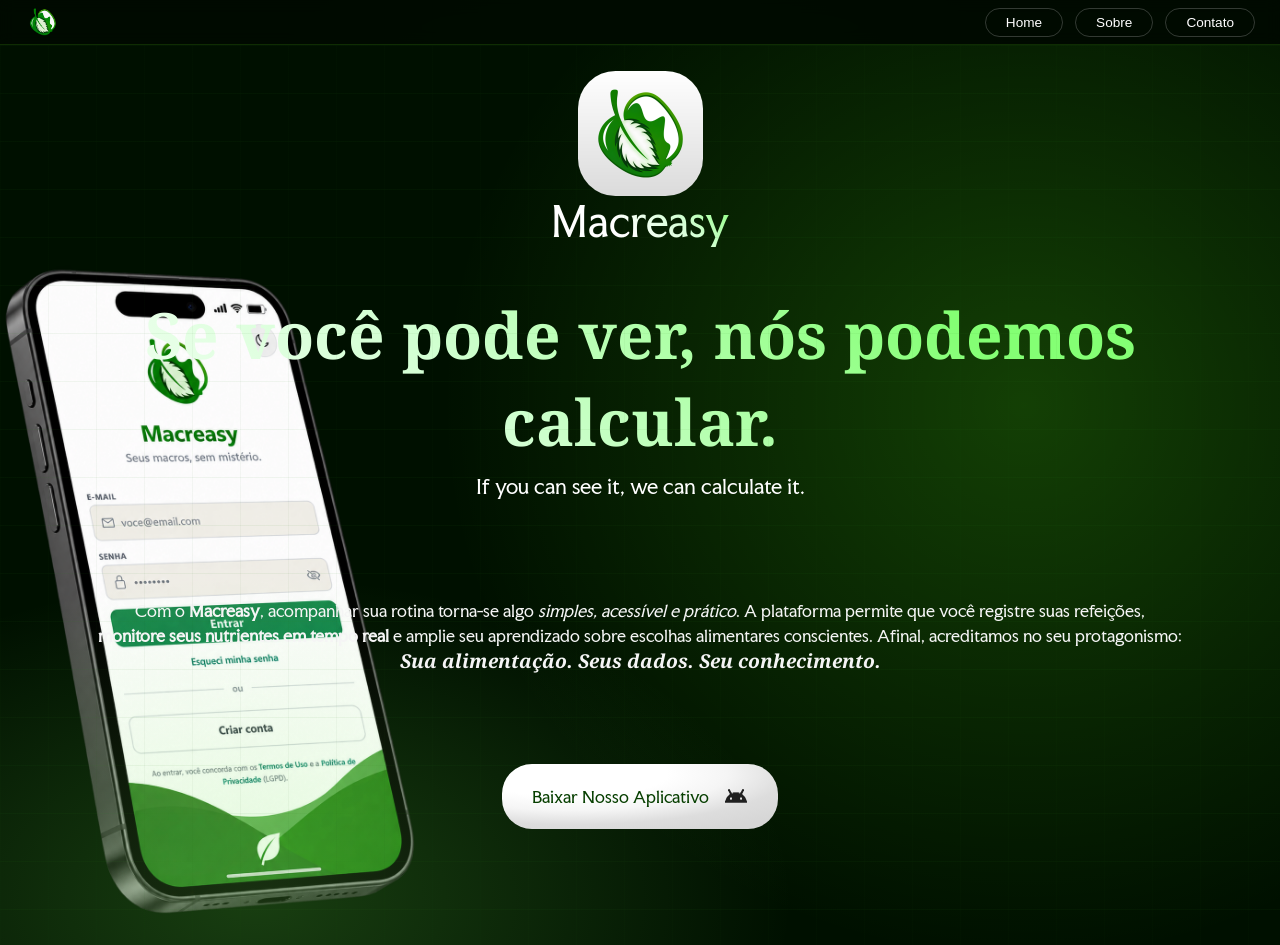
<file: index.html>
<!DOCTYPE html>
<html lang="pt-br">

<head>
    <meta charset="UTF-8">
    <meta name="viewport" content="width=device-width, initial-scale=1.0">
    <link rel="stylesheet" href="estilo/estilo-geral.css">
    <link rel="stylesheet" href="estilo/estilo-index.css">
    <link rel="stylesheet" href="estilo/responsive.css">
    <!-- Favicon principal em alta resolução -->
    <link rel="icon" type="image/png" sizes="32x32" href="img/favicon_512x512.png">
    <link rel="icon" type="image/png" sizes="16x16" href="img/favicon_512x512.png">
    <!-- Para dispositivos Apple (iPhone/iPad) -->
    <link rel="apple-touch-icon" sizes="180x180" href="img/favicon_512x512.png">
    <title>Macreasy</title>
</head>

<body>

    <header class="menuTop">
        <picture>
            <a href="index.html">
                <img src="img/macreasy_logo.png" alt="Logo da Macreasy" class="logoMacreasy">
            </a>
        </picture>
        <ul>
            <li><a href="index.html" class="linkHeader">Home</a></li>
            <li><a href="sobre.html" class="linkHeader">Sobre</a></li>
            <li><a href="contato.html" class="linkHeader">Contato</a></li>
        </ul>
    </header>
    <section class="secShow">
            <img src="img/mockup.png" alt="Mockup do Aplicativo Macreasy" id="mockupApp">
        <div class="divSecShow">
            <img src="img/icon-oficial.png" alt="Logo da Macreasy" id="logoSecShow">
            <h1>Macreasy</h1>
        </div>
        <div class="divSecShow">
            <h2>Se você pode ver, nós podemos calcular.</h2>
            <h3 id="sloganH3">If you can see it, we can calculate it.</h3>
        </div>
        <div class="divSecShow" id="divDownload">
            <p>
                Com o <strong>Macreasy</strong>, acompanhar sua rotina torna-se algo <em>simples, acessível e
                    prático</em>. A plataforma permite que você registre suas refeições,<br>
                <strong>monitore seus
                    nutrientes em tempo real</strong> e amplie seu aprendizado sobre escolhas alimentares conscientes.
                Afinal, acreditamos no seu protagonismo:<br>
                <strong style="margin-top:15%;font-size: 1.2em;font-family: 'Noto Serif';"><em>Sua alimentação. Seus
                        dados. Seu
                        conhecimento.</em></strong>
            </p>
            <a href="download/Macreasy.apk" download="Macreasy.apk" id="botaoDownload">
                Baixar Nosso Aplicativo <img src="img/android-icon.png" alt="Logo do Sistema Android">
            </a>
        </div>
    </section>
</body>

</html>
</file>
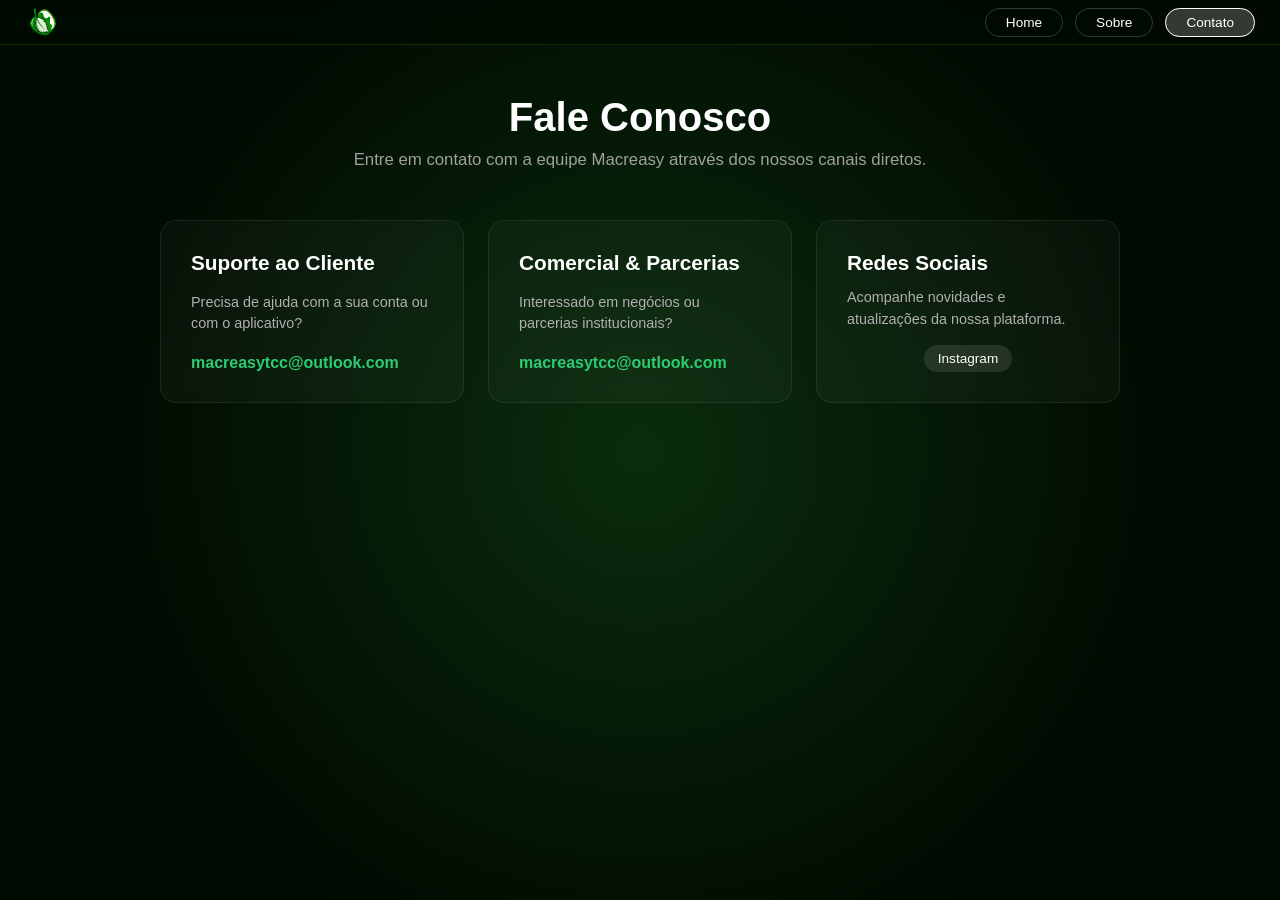
<file: contato.html>
<!DOCTYPE html>
<html lang="pt-br">

<head>
    <meta charset="UTF-8">
    <meta name="viewport" content="width=device-width, initial-scale=1.0">
    <!-- Favicon principal em alta resolução -->
    <link rel="icon" type="image/png" sizes="32x32" href="img/favicon_512x512.png">
    <link rel="icon" type="image/png" sizes="16x16" href="img/favicon_512x512.png">
    <!-- Para dispositivos Apple (iPhone/iPad) -->
    <link rel="apple-touch-icon" sizes="180x180" href="img/favicon_512x512.png">
    <link rel="stylesheet" href="estilo/estilo-geral.css">
    <link rel="stylesheet" href="estilo/estilo-contato.css">
    <link rel="stylesheet" href="estilo/responsive.css">
    <title>Contato</title>
</head>

<body>
    <header class="menuTop">
        <picture>
            <a href="index.html">
                <img src="img/macreasy_logo.png" alt="Logo da Macreasy" class="logoMacreasy">
            </a>
        </picture>
        <nav>
            <ul>
                <li><a href="index.html" class="linkHeader">Home</a></li>
                <li><a href="sobre.html" class="linkHeader">Sobre</a></li>
                <li><a href="contato.html" class="linkHeader ativo">Contato</a></li>
            </ul>
        </nav>
    </header>

    <main class="conteudo-pagina">
        <section class="head-secao">
            <h1>Fale Conosco</h1>
            <p>Entre em contato com a equipe Macreasy através dos nossos canais diretos.</p>
        </section>

        <section class="grid-cards">
            <div class="card">
                <h3>Suporte ao Cliente</h3>
                <p>Precisa de ajuda com a sua conta ou com o aplicativo?</p>
                <a href="mailto:macreasytcc@outlook.com" class="link-destaque">macreasytcc@outlook.com</a>
            </div>

            <div class="card">
                <h3>Comercial & Parcerias</h3>
                <p>Interessado em negócios ou parcerias institucionais?</p>
                <a href="mailto:macreasytcc@outlook.com" class="link-destaque">macreasytcc@outlook.com</a>
            </div>

            <div class="card">
                <h3>Redes Sociais</h3>
                <p>Acompanhe novidades e atualizações da nossa plataforma.</p>
                <div class="redes-links">
                    <a href="https://instagram.com" target="_blank">Instagram</a>
                </div>
            </div>
        </section>
    </main>
</body>

</html>
</file>
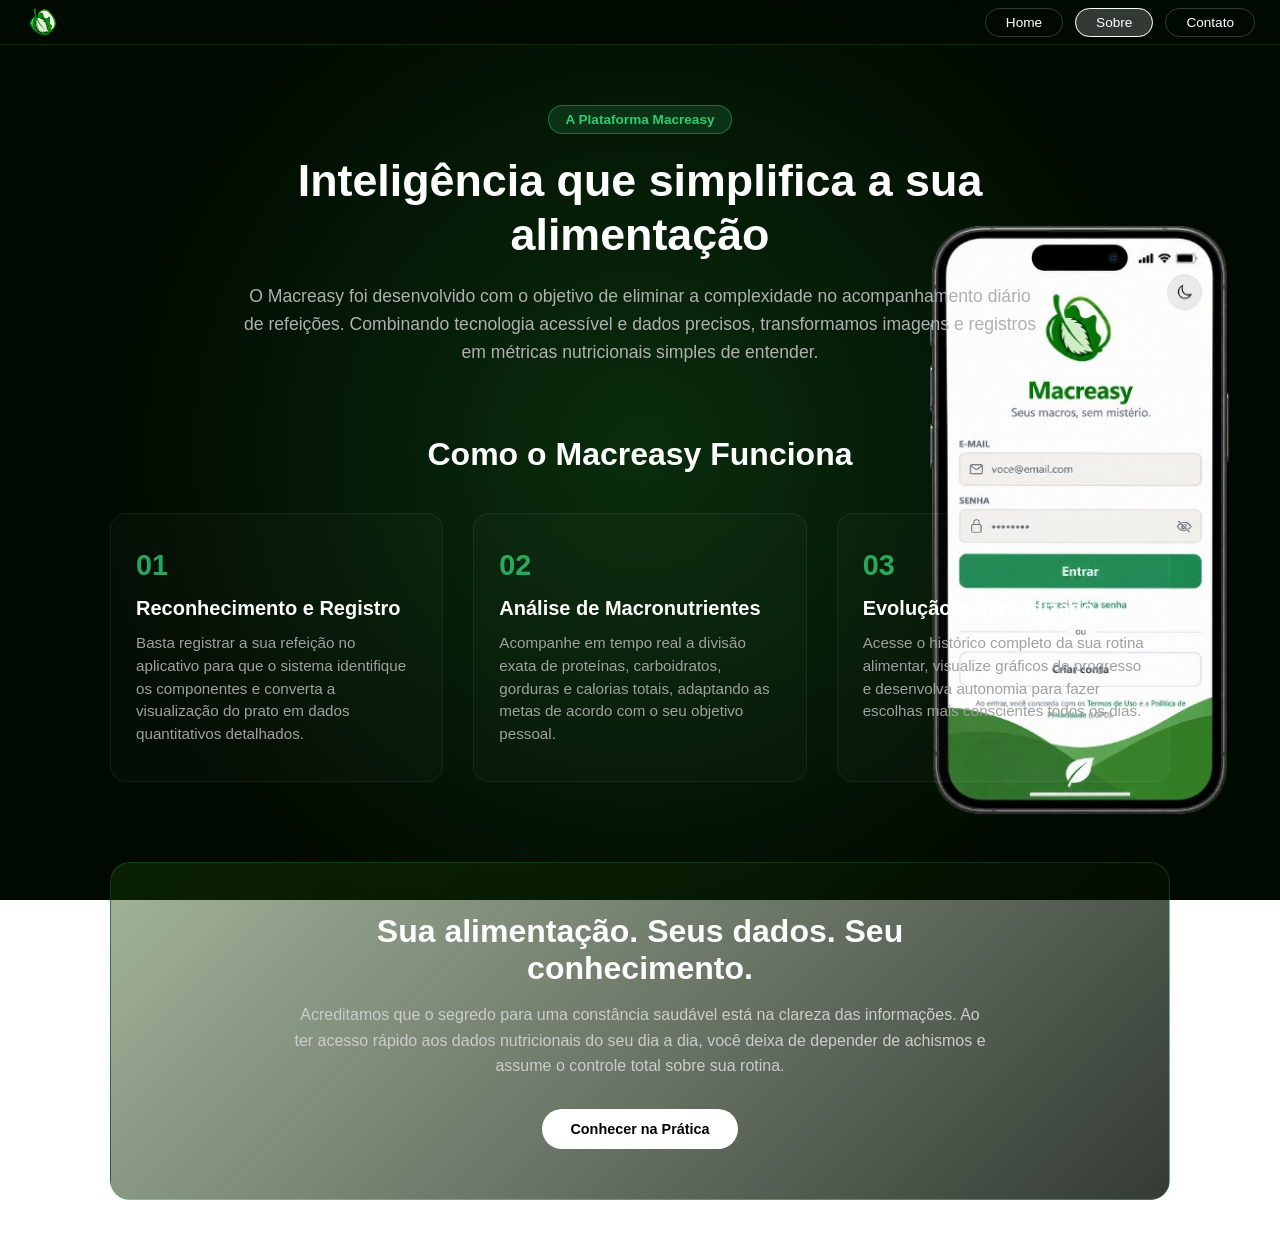
<file: sobre.html>
<!DOCTYPE html>
<html lang="pt-br">

<head>
    <meta charset="UTF-8">
    <meta name="viewport" content="width=device-width, initial-scale=1.0">
    <!-- Favicon principal em alta resolução -->
    <link rel="icon" type="image/png" sizes="32x32" href="img/favicon_512x512.png">
    <link rel="icon" type="image/png" sizes="16x16" href="img/favicon_512x512.png">
    <!-- Para dispositivos Apple (iPhone/iPad) -->
    <link rel="apple-touch-icon" sizes="180x180" href="img/favicon_512x512.png">
    <link rel="stylesheet" href="estilo/estilo-geral.css">
    <link rel="stylesheet" href="estilo/estilo-sobre.css">
    <link rel="stylesheet" href="estilo/responsive.css">
    <title>Sobre o App</title>
</head>

<body>
    <header class="menuTop">
        <picture>
            <a href="index.html">
                <img src="img/macreasy_logo.png" alt="Logo da Macreasy" class="logoMacreasy">
            </a>
        </picture>
        <nav>
            <ul>
                <li><a href="index.html" class="linkHeader">Home</a></li>
                <li><a href="sobre.html" class="linkHeader ativo">Sobre</a></li>
                <li><a href="contato.html" class="linkHeader">Contato</a></li>
            </ul>
        </nav>
    </header>

    <main class="conteudo-pagina-ampla">
        <!-- Banner Introdução -->
        <section class="banner-sobre">
            <div class="tag-destaque">A Plataforma Macreasy</div>
            <h1>Inteligência que simplifica a sua alimentação</h1>
            <p>
                O Macreasy foi desenvolvido com o objetivo de eliminar a complexidade no acompanhamento diário de
                refeições.
                Combinando tecnologia acessível e dados precisos, transformamos imagens e registros em métricas
                nutricionais simples de entender.
            </p>
        </section>

        <!-- Seção Recursos do App -->
        <section class="secao-detalhada">
            <img src="img/mockup1.png" alt="Mockup do Aplicativo Macreasy" id="mockupApp1">
            <h2>Como o Macreasy Funciona</h2>
            <div class="grid-recursos">
                <div class="item-recurso">
                    <span class="numero-recurso">01</span>
                    <h3>Reconhecimento e Registro</h3>
                    <p>Basta registrar a sua refeição no aplicativo para que o sistema identifique os componentes e
                        converta a visualização do prato em dados quantitativos detalhados.</p>
                </div>

                <div class="item-recurso">
                    <span class="numero-recurso">02</span>
                    <h3>Análise de Macronutrientes</h3>
                    <p>Acompanhe em tempo real a divisão exata de proteínas, carboidratos, gorduras e calorias totais,
                        adaptando as metas de acordo com o seu objetivo pessoal.</p>
                </div>

                <div class="item-recurso">
                    <span class="numero-recurso">03</span>
                    <h3>Evolução e Aprendizado</h3>
                    <p>Acesse o histórico completo da sua rotina alimentar, visualize gráficos de progresso e desenvolva
                        autonomia para fazer escolhas mais conscientes todos os dias.</p>
                </div>
            </div>
        </section>

        <!-- Bloco de Destaque / Filosofia -->
        <section class="bloco-destaque">
            <div class="conteudo-destaque">
                <h2>Sua alimentação. Seus dados. Seu conhecimento.</h2>
                <p>
                    Acreditamos que o segredo para uma constância saudável está na clareza das informações.
                    Ao ter acesso rápido aos dados nutricionais do seu dia a dia, você deixa de depender de achismos e
                    assume o controle total sobre sua rotina.
                </p>
                <a href="index.html" class="btn-download">Conhecer na Prática</a>
            </div>
        </section>
    </main>
</body>

</html>
</file>
<file: estilo/estilo-geral.css>
* {
    padding: 0px;
    margin: 0px;
    box-sizing: border-box;
}

body {
    background: radial-gradient(circle at center, #0a2d0d 0%, #010a01 70%);
    background-attachment: fixed;
    color: #ffffff;
    font-family: 'Segoe UI', Tahoma, Geneva, Verdana, sans-serif;
    min-height: 100vh;
    display: flex;
    flex-direction: column;
}


.linkHeader {
    color: whitesmoke;
    font-family: 'Arial';
    font-size: 0.9em;
    padding: 7px 25px;
    border-radius: 15px;
    border: 1px solid rgb(26, 110, 6);
}

.secShow {
    position: relative;
    min-height: 89vh;
    max-height: 150vh;
    width: 100%;
    background: #001000;
    display: flex;
    flex-direction: column;
    align-items: center;
    z-index: -2;
    padding-top: 2%;
    gap: 35px;
}

.secShow::before {
    content: '';
    position: absolute;
    inset: 0;
    background:
        radial-gradient(ellipse 70% 95% at 80% 40%, rgba(97, 255, 24, 0.20) 0%, transparent 65%),
        radial-gradient(ellipse 70% 60% at 20% 95%, rgba(123, 247, 85, 0.20) 0%, transparent 60%);
    pointer-events: none;
    z-index: -1;
}

.secShow::after {
    content: '';
    position: absolute;
    inset: 0;
    background-image:
        linear-gradient(rgba(46, 133, 25, 0.06) 1px, transparent 1px),
        linear-gradient(90deg, rgba(26, 94, 17, 0.04) 1px, transparent 1px);
    background-size: 48px 48px;
    pointer-events: none;
    z-index: 0;
}

* {
    margin: 0;
    padding: 0;
    box-sizing: border-box;
}

a {
    text-decoration: none;
}

/* --- HEADER E NAVEGAÇÃO --- */
.menuTop {
    width: 100%;
    height: 5vh;
    display: flex;
    align-items: center;
    justify-content: space-between;
    padding: 0 25px;
    background-color: rgba(1, 10, 1, 0.8);
    backdrop-filter: blur(8px);
    border-bottom: 1px solid rgba(26, 69, 6, 0.6);
    position: sticky;
    top: 0;
    z-index: 1000;
}

.logoMacreasy {
    width: 36px;
    height: 36px;
    height: auto;
    display: block;
}

.menuTop ul {
    list-style: none;
    display: flex;
    gap: 12px;
}

.linkHeader {
    color: #ffffff;
    padding: 6px 20px;
    border-radius: 20px;
    border: 1px solid rgba(255, 255, 255, 0.2);
    font-size: 0.85rem;
    transition: all 0.3s ease;
}

.linkHeader:hover,
.linkHeader.ativo {
    background-color: rgba(255, 255, 255, 0.2);
    border-color: #ffffff;
}

/* --- ESTRUTURA PRINCIPAL (INDEX) --- */
.hero-container {
    max-width: 900px;
    margin: 0 auto;
    padding: 40px 20px 60px;
    text-align: center;
    display: flex;
    flex-direction: column;
    align-items: center;
    justify-content: center;
    flex-grow: 1;
}

.logo-central {
    display: flex;
    flex-direction: column;
    align-items: center;
    margin-bottom: 25px;
}

.logo-central img {
    width: 80px;
    height: auto;
    margin-bottom: 10px;
}

.logo-central h2 {
    font-size: 1.8rem;
    font-weight: 400;
    letter-spacing: 1px;
}

.titulo-principal {
    font-size: 2.8rem;
    font-weight: 700;
    line-height: 1.2;
    margin-bottom: 8px;
}

.subtitulo-ingles {
    font-size: 0.95rem;
    color: #a0a0a0;
    margin-bottom: 40px;
}

.descricao-principal {
    font-size: 0.85rem;
    color: #cccccc;
    line-height: 1.6;
    max-width: 750px;
    margin-bottom: 40px;
}

.btn-download {
    background-color: #ffffff;
    color: #000000;
    padding: 12px 28px;
    border-radius: 30px;
    font-weight: 600;
    font-size: 0.9rem;
    display: inline-flex;
    align-items: center;
    gap: 8px;
    transition: transform 0.2s ease, background-color 0.2s ease;
}

.btn-download:hover {
    background-color: #e0e0e0;
    transform: translateY(-2px);
}

/* --- CONTEÚDO DAS PÁGINAS INTERNAS (SOBRE E CONTATO) --- */
.conteudo-pagina {
    max-width: 1000px;
    margin: 0 auto;
    padding: 50px 20px;
    width: 100%;
}

.head-secao {
    text-align: center;
    margin-bottom: 50px;
}

.head-secao h1 {
    font-size: 2.5rem;
    margin-bottom: 10px;
}

.head-secao p {
    color: #a0a0a0;
    font-size: 1.05rem;
}

.grid-cards {
    display: grid;
    grid-template-columns: repeat(auto-fit, minmax(280px, 1fr));
    gap: 24px;
}

.card {
    background: rgba(255, 255, 255, 0.03);
    border: 1px solid rgba(255, 255, 255, 0.08);
    border-radius: 16px;
    padding: 30px;
    display: flex;
    flex-direction: column;
    justify-content: space-between;
    backdrop-filter: blur(5px);
    transition: transform 0.3s ease, border-color 0.3s ease;
}

.card:hover {
    transform: translateY(-5px);
    border-color: rgba(46, 204, 113, 0.5);
}

.card h3 {
    font-size: 1.3rem;
    margin-bottom: 12px;
    color: #ffffff;
}

.card p {
    font-size: 0.9rem;
    color: #b0b0b0;
    line-height: 1.5;
}

.link-destaque {
    color: #2ecc71;
    font-weight: 600;
    margin-top: 15px;
    display: inline-block;
}

.link-destaque:hover {
    text-decoration: underline;
}

.redes-links {
    display: flex;
    gap: 10px;
    margin-top: 15px;
}

.redes-links a {
    color: #ffffff;
    background-color: rgba(255, 255, 255, 0.1);
    padding: 6px 16px;
    border-radius: 20px;
    font-size: 0.85rem;
    transition: background-color 0.2s ease;
}

.redes-links a:hover {
    background-color: #2ecc71;
    color: #000000;
}
</file>
<file: estilo/estilo-index.css>
@import url('https://fonts.googleapis.com/css2?family=Faculty+Glyphic&family=Noto+Serif:ital,wght@0,100..900;1,100..900&display=swap');

body {
    width: 100vw;
    min-height: 100vh;
    overflow: hidden;
}

a {
    text-decoration: none;
}

.secShow {
    position: relative;
    min-height: 100vh;
    max-height: 150vh;
    width: 100%;
    background: #001000;
    display: flex;
    flex-direction: column;
    align-items: center;
    z-index: -2;
    padding-top: 2%;
    gap: 35px;
}

.secShow::before {
    content: '';
    position: absolute;
    inset: 0;
    background:
        radial-gradient(ellipse 70% 95% at 80% 40%, rgba(97, 255, 24, 0.20) 0%, transparent 65%),
        radial-gradient(ellipse 70% 60% at 20% 95%, rgba(123, 247, 85, 0.20) 0%, transparent 60%);
    pointer-events: none;
    z-index: -1;
}

.secShow::after {
    content: '';
    position: absolute;
    inset: 0;
    background-image:
        linear-gradient(rgba(46, 133, 25, 0.06) 1px, transparent 1px),
        linear-gradient(90deg, rgba(26, 94, 17, 0.04) 1px, transparent 1px);
    background-size: 48px 48px;
    pointer-events: none;
    z-index: 0;
}

.divSecShow>h2 {
    padding: 8px;
    text-align: center;
    font-family: 'Noto Serif', sans-serif;
    font-size: 4em;
    display: flex;

    /* 1. Define o gradiente de fundo */
    background-image: linear-gradient(45deg, #ffffff, rgb(210, 255, 210), rgb(132, 255, 116) 75%);

    /* 2. Aplica o fundo apenas onde há texto */
    -webkit-background-clip: text;
    background-clip: text;

    /* 3. Deixa a cor original do texto transparente para o gradiente aparecer */
    -webkit-text-fill-color: transparent;
    color: transparent;
    /* Fallback */
}

h1 {
    font-family: 'Faculty Glyphic', sans-serif;
    font-size: 2.5em;
    text-align: center;
    margin-bottom: 1%;
    font-weight: normal;

    background-image: linear-gradient(45deg, #ffffff 40%, rgb(210, 255, 210), rgb(132, 255, 116));

    /* 2. Aplica o fundo apenas onde há texto */
    -webkit-background-clip: text;
    background-clip: text;

    /* 3. Deixa a cor original do texto transparente para o gradiente aparecer */
    -webkit-text-fill-color: transparent;
    color: transparent;
}

#logoSecShow {
    width: 125px;
    height: 125px;
    border-radius: 30%;
    z-index: 2;
}

#sloganH3 {
    font-family: 'Faculty Glyphic', sans-serif;
    font-size: 1.25em;
    font-weight: normal;
    color: white;
    margin-bottom: 5%;
}

#botaoDownload {
    padding: 20px 30px;
    background: radial-gradient(ellipse 100% 100% at 25% 15%, white 35%, whitesmoke, rgb(221, 221, 221), rgb(214, 214, 214));
    color: rgb(7, 63, 0);
    font-family: 'Faculty Glyphic', sans-serif;
    z-index: 2;
    border-radius: 30px;
    margin-top: 90px;
    display: flex;
    justify-content: center;
    gap: 15px;
}

.divSecShow {
    display: flex;
    align-items: center;
    justify-content: center;
    flex-direction: column;
}

#divDownload {
    color: whitesmoke;
    line-height: 25px;    
}

#divDownload>p {
    font-family: 'Faculty Glyphic', sans-serif;
    font-size: 1em;
    text-align: center;
}

#mockupApp {
    width: 500px;
    height: auto;
    margin-top: 20px;
    border-radius: 20px;
    position: absolute;
    top: 200px;
    left: -40px;
    z-index: -2;
}
</file>
<file: estilo/responsive.css>
@media (max-width: 768px) {
    body {
        overflow-x: hidden;
    }

    .menuTop {
        height: auto;
        padding: 12px 16px;
        display: flex;
        flex-direction: column;
        align-items: center;
        gap: 12px;
    }

    .menuTop ul {
        width: 100%;
        justify-content: center;
        flex-wrap: wrap;
        gap: 8px;
    }

    .linkHeader {
        display: inline-block;
        padding: 8px 14px;
        font-size: 0.78rem;
        text-align: center;
    }

    .secShow {
        min-height: auto;
        padding: 28px 16px 40px;
        gap: 20px;
    }

    .divSecShow > h2 {
        font-size: clamp(2.2rem, 8vw, 3.2rem);
        line-height: 1.15;
    }

    #logoSecShow {
        width: 100px;
        height: 100px;
    }

    #sloganH3 {
        font-size: 1.1rem;
        margin-bottom: 0;
    }

    #divDownload > p {
        font-size: 1.05rem;
        line-height: 1.6;
        padding: 0 8px;
    }

    #botaoDownload {
        width: 100%;
        max-width: 380px;
        margin-top: 28px;
        padding: 16px 18px;
        font-size: 1rem;
        flex-wrap: wrap;
        text-align: center;
    }

    .conteudo-pagina,
    .conteudo-pagina-ampla {
        padding: 40px 16px;
    }

    .head-secao h1,
    .banner-sobre h1 {
        font-size: 2.2rem;
    }

    .head-secao p,
    .banner-sobre p {
        font-size: 1rem;
    }

    .grid-cards,
    .grid-recursos {
        grid-template-columns: 1fr;
    }

    .card,
    .item-recurso {
        padding: 22px 18px;
    }

    .bloco-destaque {
        padding: 28px 20px;
    }

    .conteudo-destaque h2 {
        font-size: 1.7rem;
    }
}

@media (max-width: 480px) {
    .menuTop {
        padding: 10px 12px;
    }

    .menuTop ul {
        gap: 6px;
    }

    .linkHeader {
        width: 100%;
        max-width: 110px;
        padding: 8px 10px;
    }

    .head-secao h1,
    .banner-sobre h1 {
        font-size: 1.8rem;
    }

    .tag-destaque {
        font-size: 0.72rem;
        padding: 6px 12px;
    }

    .card h3,
    .item-recurso h3 {
        font-size: 1.1rem;
    }

    .redes-links {
        justify-content: flex-start;
        flex-wrap: wrap;
    }
}
</file>
<file: estilo/estilo-contato.css>
.head-contato h1 {
    font-size: 2.8rem;
    margin-bottom: 12px;
}

.head-contato p {
    color: #a0a0a0;
    font-size: 1.1rem;
    margin-bottom: 50px;
}

.cards-contato {
    display: grid;
    grid-template-columns: repeat(auto-fit, minmax(260px, 1fr));
    gap: 24px;
}

.card-info {
    background-color: rgba(255, 255, 255, 0.05);
    border: 1px solid rgba(255, 255, 255, 0.1);
    border-radius: 16px;
    padding: 30px 20px;
    display: flex;
    flex-direction: column;
    justify-content: space-between;
    transition: transform 0.2s ease, border-color 0.2s ease;
}

.card-info:hover {
    transform: translateY(-4px);
    border-color: #2ecc71;
}

.card-info h3 {
    font-size: 1.2rem;
    margin-bottom: 10px;
    color: #ffffff;
}

.card-info p {
    font-size: 0.9rem;
    color: #b0b0b0;
    margin-bottom: 20px;
    line-height: 1.4;
}

.link-contato {
    color: #2ecc71;
    text-decoration: none;
    font-weight: bold;
    font-size: 1rem;
}

.link-contato:hover {
    text-decoration: underline;
}

.redes-links {
    display: flex;
    justify-content: center;
    gap: 15px;
}

.redes-links a {
    color: #ffffff;
    text-decoration: none;
    background-color: rgba(255, 255, 255, 0.1);
    padding: 6px 14px;
    border-radius: 20px;
    font-size: 0.85rem;
    transition: background-color 0.2s ease;
}

.redes-links a:hover {
    background-color: #2ecc71;
    color: #000;
}
</file>
<file: estilo/estilo-sobre.css>
body{
    overflow-x: hidden;
}

.conteudo-pagina-ampla {
    max-width: 1100px;
    margin: 0 auto;
    padding: 60px 20px;
    width: 100%;
}

.banner-sobre {
    text-align: center;
    max-width: 800px;
    margin: 0 auto 70px auto;
}

.tag-destaque {
    display: inline-block;
    background-color: rgba(46, 204, 113, 0.15);
    color: #2ecc71;
    border: 1px solid rgba(46, 204, 113, 0.4);
    padding: 6px 16px;
    border-radius: 20px;
    font-size: 0.85rem;
    font-weight: 600;
    margin-bottom: 20px;
}

.banner-sobre h1 {
    font-size: 2.8rem;
    line-height: 1.2;
    margin-bottom: 20px;
}

.banner-sobre p {
    color: #b0b0b0;
    font-size: 1.1rem;
    line-height: 1.6;
}

/* Seção Recursos em Linha */
.secao-detalhada {
    margin-bottom: 80px;
}

.secao-detalhada h2 {
    text-align: center;
    font-size: 2rem;
    margin-bottom: 40px;
}

.grid-recursos {
    display: grid;
    grid-template-columns: repeat(auto-fit, minmax(300px, 1fr));
    gap: 30px;
}

.item-recurso {
    background: rgba(255, 255, 255, 0.02);
    border: 1px solid rgba(255, 255, 255, 0.06);
    border-radius: 16px;
    padding: 35px 25px;
    position: relative;
    transition: transform 0.3s ease, border-color 0.3s ease;
}

.item-recurso:hover {
    transform: translateY(-5px);
    border-color: rgba(46, 204, 113, 0.4);
}

.numero-recurso {
    font-size: 1.8rem;
    font-weight: 800;
    color: #2ecc71;
    opacity: 0.8;
    display: block;
    margin-bottom: 15px;
}

.item-recurso h3 {
    font-size: 1.25rem;
    margin-bottom: 12px;
    color: #ffffff;
}

.item-recurso p {
    color: #a0a0a0;
    font-size: 0.95rem;
    line-height: 1.5;
}

/* Bloco Destaque / Filosofia */
.bloco-destaque {
    background: linear-gradient(135deg, rgba(26, 69, 6, 0.4) 0%, rgba(1, 10, 1, 0.8) 100%);
    border: 1px solid rgba(46, 204, 113, 0.2);
    border-radius: 20px;
    padding: 50px 40px;
    text-align: center;
}

.conteudo-destaque {
    max-width: 700px;
    margin: 0 auto;
}

.conteudo-destaque h2 {
    font-size: 2rem;
    margin-bottom: 15px;
    color: #ffffff;
}

.conteudo-destaque p {
    color: #cccccc;
    font-size: 1rem;
    line-height: 1.6;
    margin-bottom: 30px;
}

#mockupApp1 {
    width: 400px;
    height: auto;
    margin-top: 20px;
    border-radius: 20px;
    position: absolute;
    top: 200px;
    right: 0px;
    z-index: -2;
}
</file>
